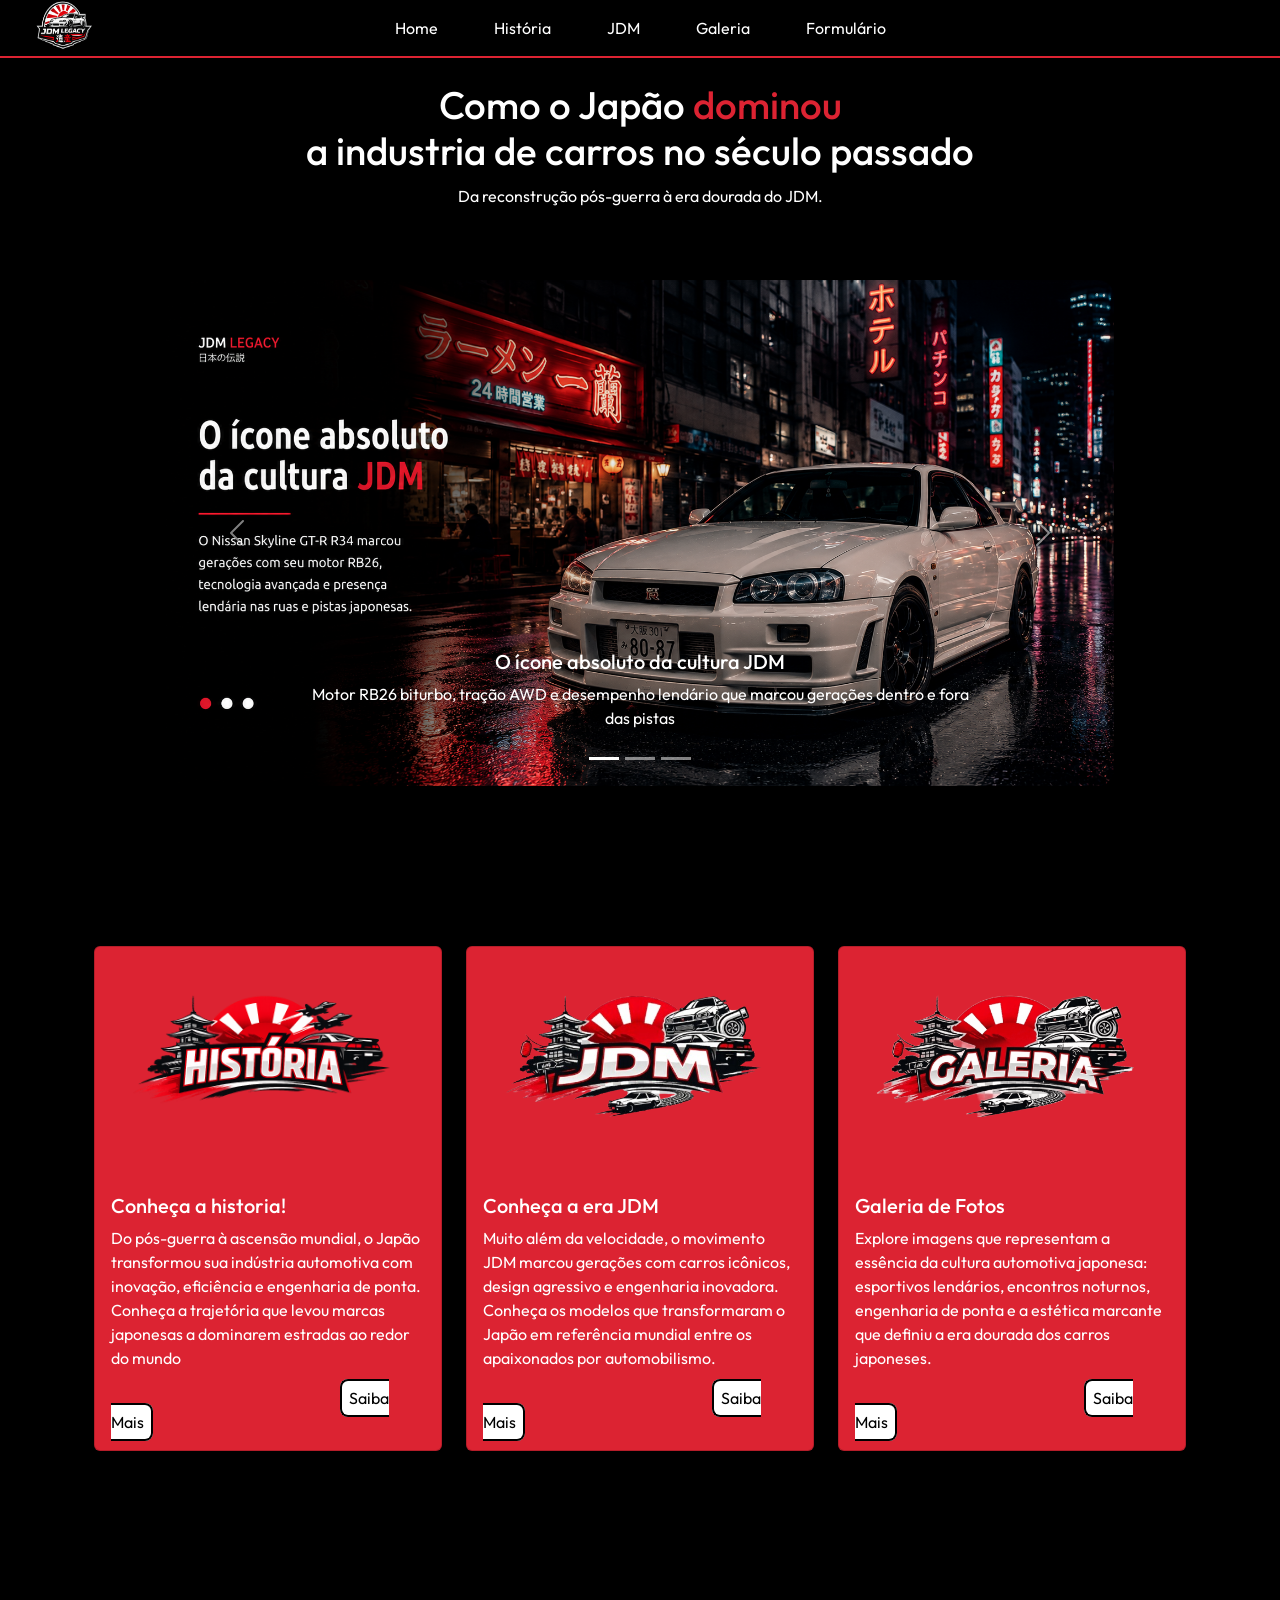
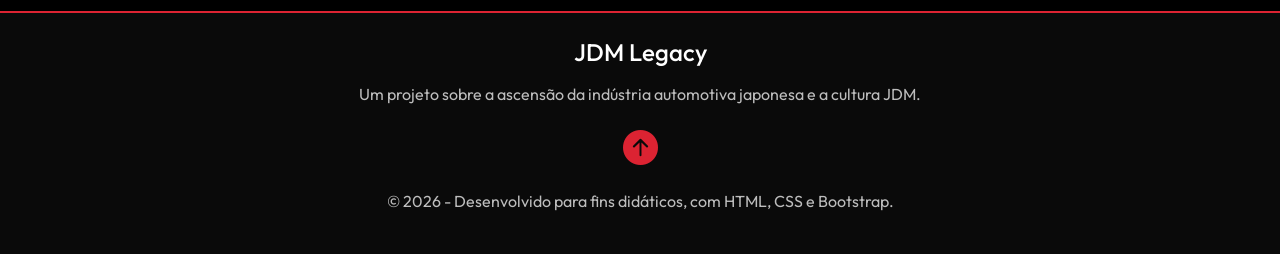
<file: index.html>
<!DOCTYPE html>
<html lang="pt-BR">

<head>
  <meta charset="UTF-8">
  <meta name="viewport" content="width=device-width, initial-scale=1.0">
  <title>A cultura japonesa</title>

  <link rel="preconnect" href="https://fonts.googleapis.com">
  <link rel="preconnect" href="https://fonts.gstatic.com" crossorigin>
  <link href="https://fonts.googleapis.com/css2?family=Inter:wght@400;600;700&display=swap" rel="stylesheet">
  <link href="https://cdn.jsdelivr.net/npm/bootstrap@5.3.3/dist/css/bootstrap.min.css" rel="stylesheet">
  <link rel="stylesheet" href="css/style.css">
  <link rel="stylesheet" href="https://cdn.jsdelivr.net/npm/bootstrap-icons@1.11.3/font/bootstrap-icons.min.css">
</head>

<body>
  <nav class="navbar navbar-expand-lg bg-menu">
    <div class="container-fluid">
      <a class="navbar-brand" href="#">
        <img src="img/logo.png" alt="unipam_logo" width="100px" height="80px">
      </a>

      <button class="navbar-toggler" type="button" data-bs-toggle="collapse" data-bs-target="#navbarSupportedContent"
        aria-controls="navbarSupportedContent" aria-expanded="false" aria-label="Toggle navigation">
        <span class="navbar-toggler-icon"></span>
      </button>

      <div class="collapse navbar-collapse justify-content-center" id="navbarNav">
        <ul class="navbar-nav">

          <li class="nav-item">
            <a class="nav-link active" aria-current="page" href="#">Home</a>
          </li>

          <li class="nav-item">
            <a class="nav-link" href="historia.html">História</a>
          </li>

          <li class="nav-item">
            <a class="nav-link" href="jdm.html">JDM</a>
          </li>

          <li class="nav-item">
            <a class="nav-link" href="galeria.html">Galeria</a>
          </li>

          <li class="nav-item">
            <a class="nav-link" href="formulario.html">Formulário</a>
          </li>

        </ul>
      </div>
    </div>
  </nav>

  <!--TITULO DA PAGINA-->
  <header class="topo">
    <div class="container py-4 title">
      <h1>Como o Japão <span>dominou</span><br> a industria de carros no século passado</h1>
      <p>Da reconstrução pós-guerra à era dourada do JDM.</p>
  </header>

  </div>
  <!--CARROSSEL-->
  <main class="container my-5">
    <section class="mb-5">
      <div id="carrosselPrincipal" class="carousel slide shadow-sm rounded-4 overflow-hidden" data-bs-ride="carousel">
        <div class="carousel-indicators">
          <button type="button" data-bs-target="#carrosselPrincipal" data-bs-slide-to="0" class="active"
            aria-current="true" aria-label="Slide 1"></button>
          <button type="button" data-bs-target="#carrosselPrincipal" data-bs-slide-to="1" aria-label="Slide 2"></button>
          <button type="button" data-bs-target="#carrosselPrincipal" data-bs-slide-to="2" aria-label="Slide 3"></button>
        </div>

        <div class="carousel-inner">
          <div class="carousel-item active">
            <img src="img/banner-2-skyline.png" class="d-block w-100 imagem-carrossel" alt="Imagem 1">
            <link rel="stylesheet" href="index.html">
            <div class="carousel-caption d-none d-md-block">
              <h5>O ícone absoluto da cultura JDM</h5>
              <p>Motor RB26 biturbo, tração AWD e desempenho lendário que marcou gerações dentro e fora das pistas</p>
            </div>
          </div>

          <div class="carousel-item">
            <img src="img/banerr-1-supra.png" class="d-block w-100 imagem-carrossel" alt="Imagem 2">
            <div class="carousel-caption d-none d-md-block">
              <h5>A lenda turbo dos anos 90</h5>
              <p>Equipado com o lendário motor 2JZ-GTE, o Toyota Supra MK4 se tornou um dos maiores símbolos da performance japonesa.</p>
            </div>
          </div>

          <div class="carousel-item">
            <img src="img/banner-3-nsx.png" class="d-block w-100 imagem-carrossel" alt="Imagem 2">
            <div class="carousel-caption d-none d-md-block">
              <h5>O superesportivo criado com Ayrton Senna</h5>
              <p>Leve, preciso e revolucionário, o Honda NSX redefiniu os esportivos japoneses nos anos 90.</p>
            </div>
          </div>
        </div>

        <button class="carousel-control-prev" type="button" data-bs-target="#carrosselPrincipal" data-bs-slide="prev">
          <span class="carousel-control-prev-icon" aria-hidden="true"></span>
          <span class="visually-hidden">Anterior</span>
        </button>

        <button class="carousel-control-next" type="button" data-bs-target="#carrosselPrincipal" data-bs-slide="next">
          <span class="carousel-control-next-icon" aria-hidden="true"></span>
          <span class="visually-hidden">Próximo</span>
        </button>
      </div>
    </section>


    <!--CARDS DE DIRECIONAMENTO-->
    <div class="container my-5 cards">
      <div class="row g-4">

        <div class="col-md-4">
          <div class="card h-100">
            <img class="card-img-top" src="img/historia.png" alt="Card image cap">
            <div class="card-body">
              <h5 class="card-title">Conheça a historia!</h5>
              <p class="card-text">Do pós-guerra à ascensão mundial, o Japão transformou sua indústria automotiva com
                inovação, eficiência e engenharia de ponta. Conheça a trajetória que levou marcas japonesas a dominarem
                estradas ao redor do mundo</p>
              <a class="oz" href="historia.html">
                Saiba Mais
              </a>
            </div>
          </div>
        </div>
        <div class="col-md-4">
          <div class="card h-100">
            <img class="card-img-top" src="img/JDM.png" alt="Card image cap">
            <div class="card-body">
              <h5 class="card-title">Conheça a era JDM</h5>
              <p class="card-text">Muito além da velocidade, o movimento JDM marcou gerações com carros icônicos, design
                agressivo e engenharia inovadora. Conheça os modelos que transformaram o Japão em referência mundial
                entre os apaixonados por automobilismo.</p>
              <a class="oz" href="jdm.html">
                Saiba Mais
              </a>
            </div>
          </div>
        </div>
        <div class="col-md-4">
          <div class="card h-100">
            <img class="card-img-top" src="img/GALERIA.png" alt="Card image cap">
            <div class="card-body">
              <h5 class="card-title">Galeria de Fotos</h5>
              <p class="card-text">Explore imagens que representam a essência da cultura automotiva japonesa: esportivos
                lendários, encontros noturnos, engenharia de ponta e a estética marcante que definiu a era dourada dos
                carros japoneses.</p>
              <a class="oz" href="galeria.html">
                Saiba Mais
              </a>
            </div>
          </div>
        </div>
      </div>
    </div>

    <!--FINAL DA PAGIANA-->
  </main>
  <footer class="rodape">
    <div class="container">
      <h4>JDM Legacy</h4>

      <p>Um projeto sobre a ascensão da indústria automotiva japonesa e a cultura JDM.</p>

      <a href="#">
        <i class="bi bi-arrow-up-circle-fill"></i>
      </a>

      <p class="copyright">© 2026 - Desenvolvido para fins didáticos, com HTML, CSS e Bootstrap.</p>
    </div>
  </footer>

  <script src="https://cdn.jsdelivr.net/npm/bootstrap@5.3.3/dist/js/bootstrap.bundle.min.js"></script>
</body>

</html>
</file>
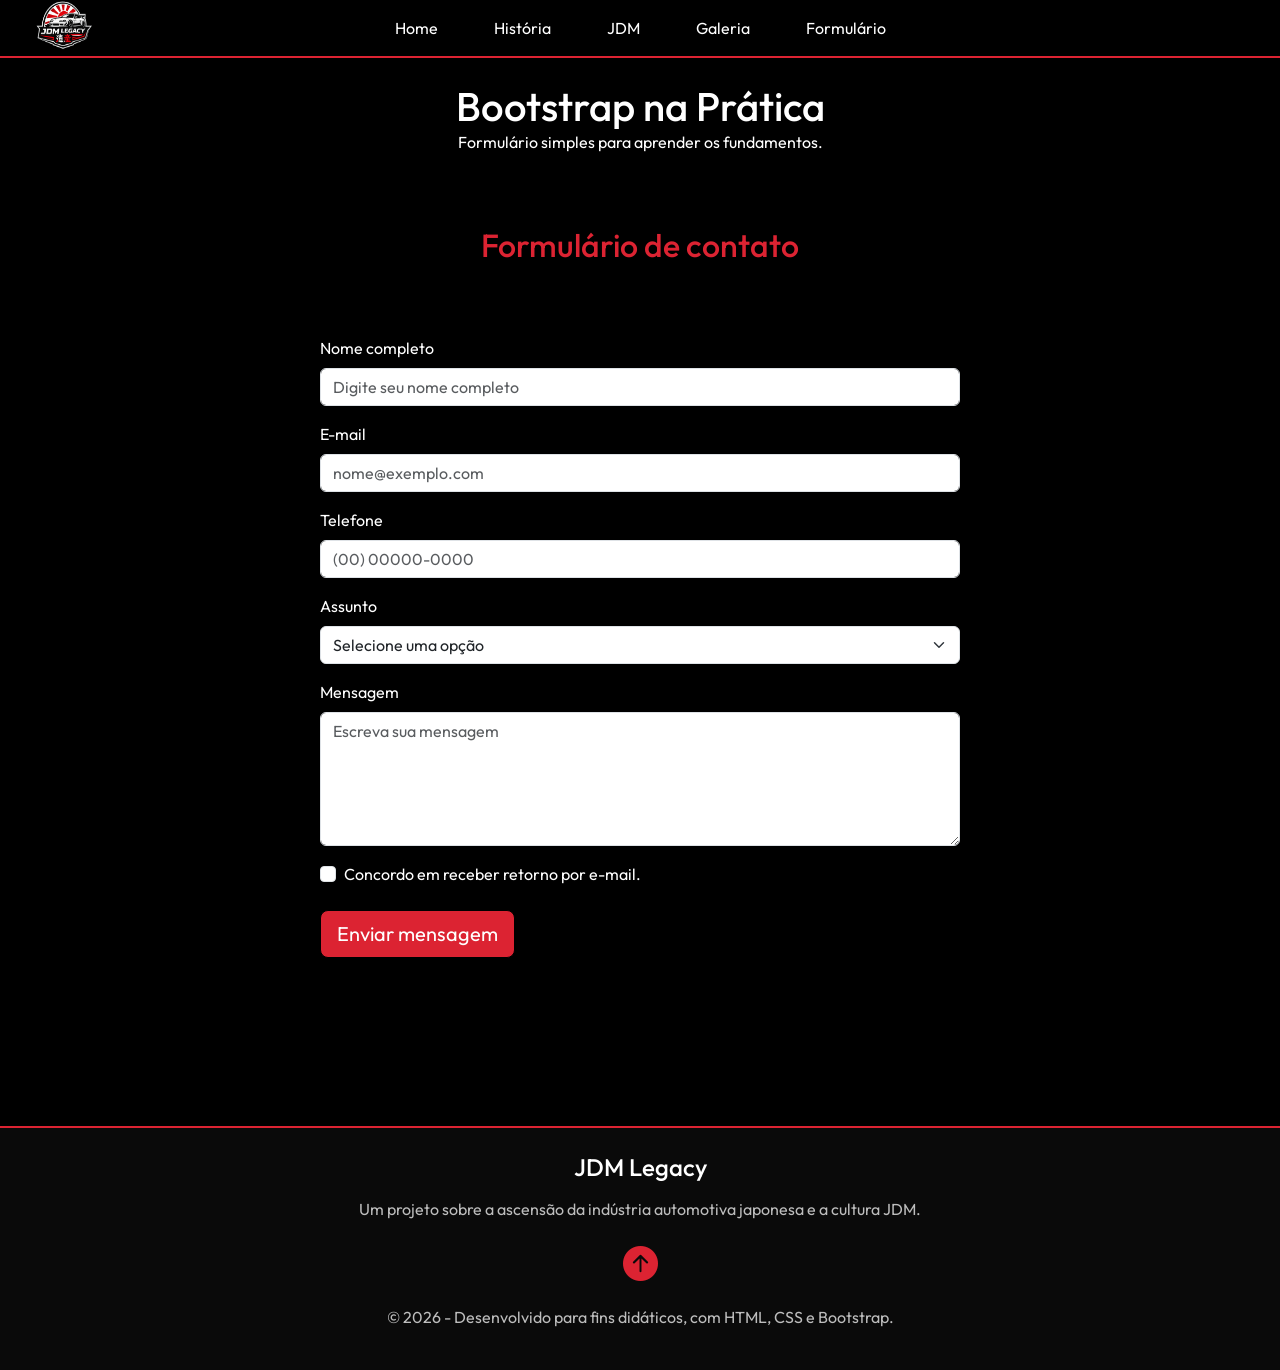
<file: formulario.html>
<!DOCTYPE html>
<html lang="pt-BR">

<head>
    <meta charset="UTF-8">
    <meta name="viewport" content="width=device-width, initial-scale=1.0">
    <title>Contato</title>

    <link rel="preconnect" href="https://fonts.googleapis.com">
    <link rel="preconnect" href="https://fonts.gstatic.com" crossorigin>
    <link href="https://fonts.googleapis.com/css2?family=Inter:wght@400;600;700&display=swap" rel="stylesheet">
    <link rel="stylesheet" href="https://cdn.jsdelivr.net/npm/bootstrap-icons@1.11.3/font/bootstrap-icons.min.css">
    <link href="https://cdn.jsdelivr.net/npm/bootstrap@5.3.3/dist/css/bootstrap.min.css" rel="stylesheet">

    <link rel="stylesheet" href="css/style.css">
</head>

<body>
    <nav class="navbar navbar-expand-lg bg-menu">
        <div class="container-fluid">
            <a class="navbar-brand" href="#">
                <img src="img/logo.png" alt="unipam_logo" width="100px" height="80px">
            </a>

            <button class="navbar-toggler" type="button" data-bs-toggle="collapse"
                data-bs-target="#navbarSupportedContent" aria-controls="navbarSupportedContent" aria-expanded="false"
                aria-label="Toggle navigation">
                <span class="navbar-toggler-icon"></span>
            </button>

            <div class="collapse navbar-collapse justify-content-center" id="navbarNav">
                <ul class="navbar-nav">

                    <li class="nav-item">
                        <a class="nav-link active" aria-current="page" href="index.html">Home</a>
                    </li>

                    <li class="nav-item">
                        <a class="nav-link" href="historia.html">História</a>
                    </li>

                    <li class="nav-item">
                        <a class="nav-link" href="jdm.html">JDM</a>
                    </li>

                    <li class="nav-item">
                        <a class="nav-link" href="galeria.html">Galeria</a>
                    </li>

                    <li class="nav-item">
                        <a class="nav-link" href="galeria.html">Formulário</a>
                    </li>

                </ul>
            </div>
        </div>
    </nav>

    <header class="topo-2">
        <div class="container py-4">
            <h1 class="m-0">Bootstrap na Prática</h1>
            <p class="m-0">Formulário simples para aprender os fundamentos.</p>
        </div>
    </header>

    <main class="container my-5">
        <section class="row justify-content-center">
            <div class="col-lg-8">
                <h2 class="titulo-secao-2 mb-4">Formulário de contato</h2>

                <form class="card-form p-4 p-md-5">
                    <div class="mb-3">
                        <label for="nome" class="form-label">Nome completo</label>
                        <input type="text" class="form-control" id="nome" placeholder="Digite seu nome completo">
                    </div>

                    <div class="mb-3">
                        <label for="email" class="form-label">E-mail</label>
                        <input type="email" class="form-control" id="email" placeholder="nome@exemplo.com">
                    </div>

                    <div class="mb-3">
                        <label for="telefone" class="form-label">Telefone</label>
                        <input type="tel" class="form-control" id="telefone" placeholder="(00) 00000-0000">
                    </div>

                    <div class="mb-3">
                        <label for="assunto" class="form-label">Assunto</label>
                        <select class="form-select" id="assunto">
                            <option selected>Selecione uma opção</option>
                            <option value="duvida">Dúvida</option>
                            <option value="suporte">Suporte</option>
                            <option value="orcamento">Dica</option>
                        </select>
                    </div>

                    <div class="mb-3">
                        <label for="mensagem" class="form-label">Mensagem</label>
                        <textarea class="form-control" id="mensagem" rows="5"
                            placeholder="Escreva sua mensagem"></textarea>
                    </div>

                    <div class="form-check mb-4">
                        <input class="form-check-input" type="checkbox" value="" id="confirmacao">
                        <label class="form-check-label" for="confirmacao">
                            Concordo em receber retorno por e-mail.
                        </label>
                    </div>

                    <button type="submit" class="btn btn-primary btn-lg">Enviar mensagem</button>
                </form>
            </div>
        </section>
    </main>

    <!--FINAL DA PAGIANA-->
    </main>
    <footer class="rodape">
        <div class="container">
            <h4>JDM Legacy</h4>

            <p>Um projeto sobre a ascensão da indústria automotiva japonesa e a cultura JDM.</p>

            <a href="#">
                <i class="bi bi-arrow-up-circle-fill"></i>
            </a>

            <p class="copyright">© 2026 - Desenvolvido para fins didáticos, com HTML, CSS e Bootstrap.</p>
        </div>
    </footer>

    <script src="https://cdn.jsdelivr.net/npm/bootstrap@5.3.3/dist/js/bootstrap.bundle.min.js"></script>
</body>

</html>
</file>
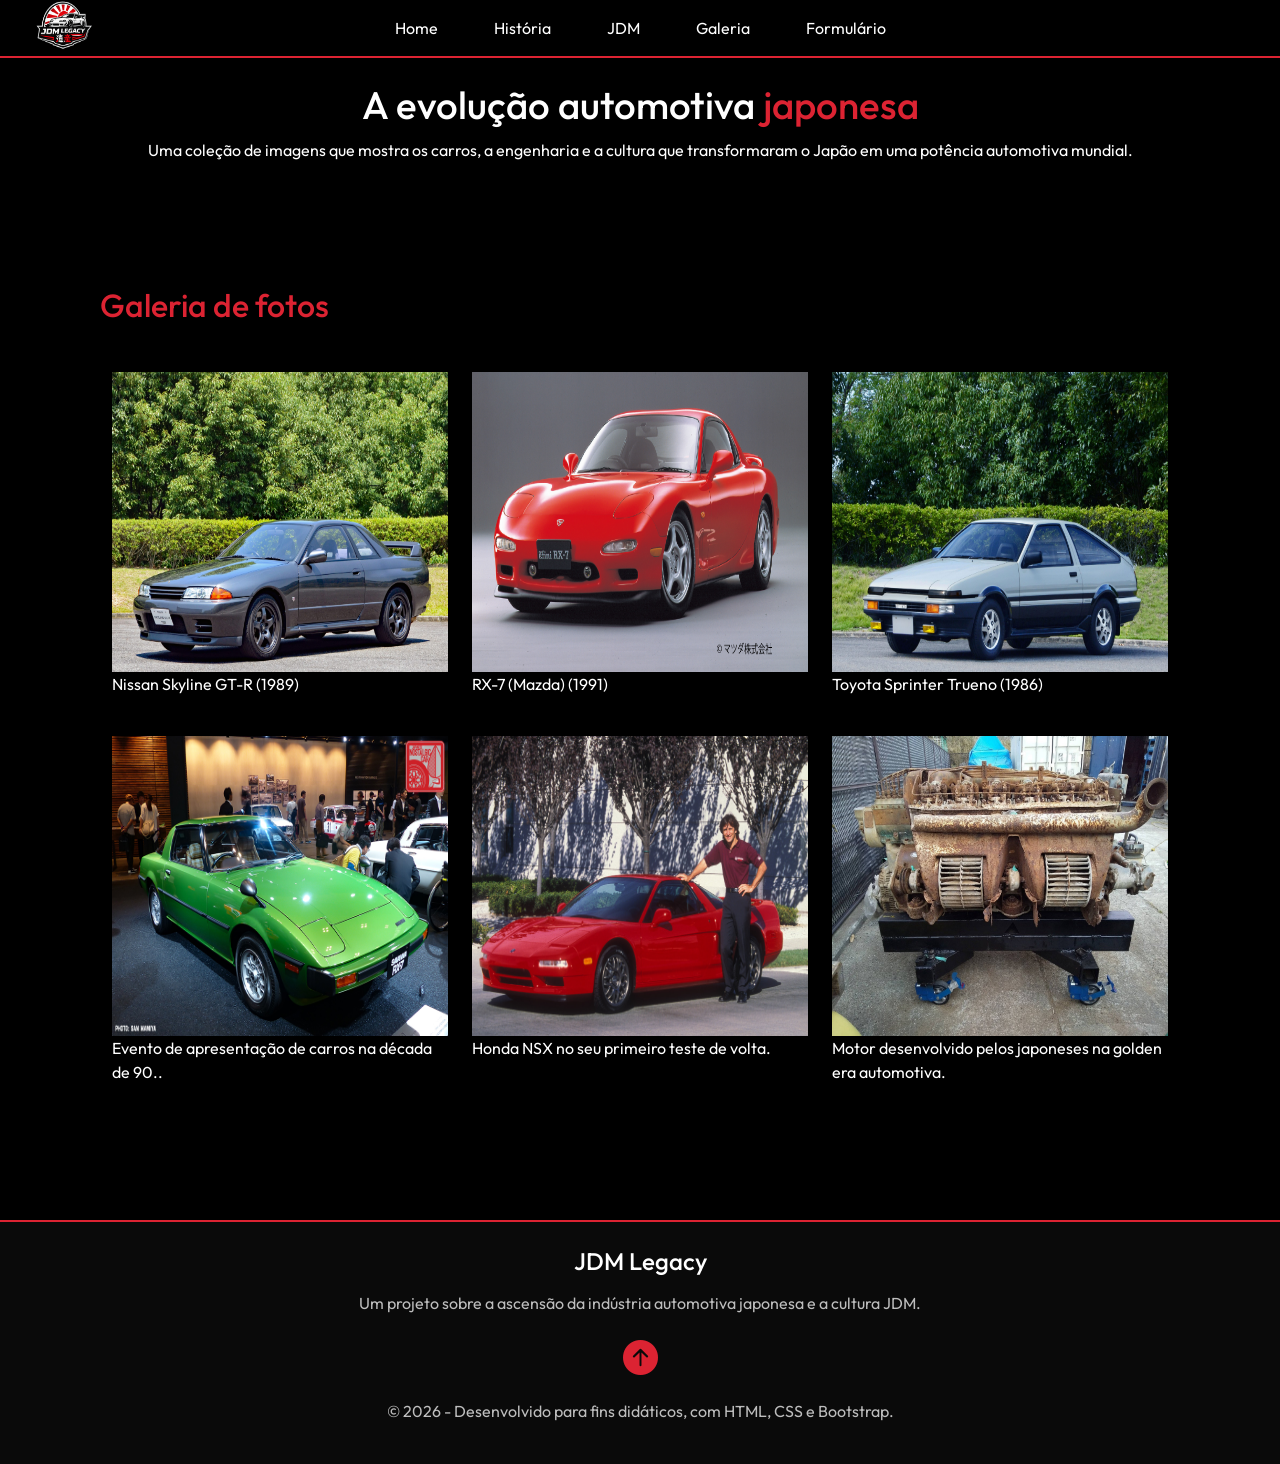
<file: galeria.html>
<!DOCTYPE html>
<html lang="pt-BR">

<head>
    <meta charset="UTF-8">
    <meta name="viewport" content="width=device-width, initial-scale=1.0">
    <title>A cultura japonesa</title>

    <link rel="preconnect" href="https://fonts.googleapis.com">
    <link rel="preconnect" href="https://fonts.gstatic.com" crossorigin>
    <link href="https://fonts.googleapis.com/css2?family=Inter:wght@400;600;700&display=swap" rel="stylesheet">
    <link rel="stylesheet" href="https://cdn.jsdelivr.net/npm/bootstrap-icons@1.11.3/font/bootstrap-icons.min.css">
    <link href="https://cdn.jsdelivr.net/npm/bootstrap@5.3.3/dist/css/bootstrap.min.css" rel="stylesheet">

    <link rel="stylesheet" href="css/style.css">
</head>

<body class="structure">
    <nav class="navbar navbar-expand-lg bg-menu">
        <div class="container-fluid">
            <a class="navbar-brand" href="#">
                <img src="img/logo.png" alt="unipam_logo" width="100px" height="80px">
            </a>

            <button class="navbar-toggler" type="button" data-bs-toggle="collapse"
                data-bs-target="#navbarSupportedContent" aria-controls="navbarSupportedContent" aria-expanded="false"
                aria-label="Toggle navigation">
                <span class="navbar-toggler-icon"></span>
            </button>

            <div class="collapse navbar-collapse justify-content-center" id="navbarNav">
                <ul class="navbar-nav">

                    <li class="nav-item">
                        <a class="nav-link active" aria-current="page" href="index.html">Home</a>
                    </li>

                    <li class="nav-item">
                        <a class="nav-link" href="historia.html">História</a>
                    </li>

                    <li class="nav-item">
                        <a class="nav-link" href="jdm.html">JDM</a>
                    </li>

                    <li class="nav-item">
                        <a class="nav-link" href="galeria.html">Galeria</a>
                    </li>

                    <li class="nav-item">
                        <a class="nav-link" href="formulario.html">Formulário</a>
                    </li>

                </ul>
            </div>
        </div>
    </nav>

    <header class="topo">
        <div class="container py-4 title">
            <h1>A evolução automotiva <span class="destaque">japonesa</span></h1>
            <p>Uma coleção de imagens que mostra os carros, a engenharia e a cultura que transformaram
                o Japão em uma potência automotiva mundial.</p>
        </div>
    </header>

    <section>
        <h2 class="titulo-secao mb-4">Galeria de fotos</h2>

        <div class="row g-4 galeria">
            <div class="col-sm-6 col-lg-4">
                <figure class="card-galeria">
                    <img src="img/galeria/GT-R.jpg" alt="Foto 1" class="img-fluid">
                    <figcaption>Nissan Skyline GT-R (1989)</figcaption>
                </figure>
            </div>

            <div class="col-sm-6 col-lg-4">
                <figure class="card-galeria">
                    <img src="img/galeria/mazda.jpg" alt="Foto 2" class="img-fluid">
                    <figcaption>RX-7 (Mazda) (1991)</figcaption>
                </figure>
            </div>

            <div class="col-sm-6 col-lg-4">
                <figure class="card-galeria">
                    <img src="img/galeria/sprinter.jpg" alt="Foto 3" class="img-fluid">
                    <figcaption>Toyota Sprinter Trueno (1986)</figcaption>
                </figure>
            </div>

            <div class="col-sm-6 col-lg-4">
                <figure class="card-galeria">
                    <img src="img/galeria/038-P2870389_Mazda-Savanna-RX7-SA22C.jpg" alt="Foto 4" class="img-fluid">
                    <figcaption>Evento de apresentação de carros na década de 90..</figcaption>
                </figure>
            </div>

            <div class="col-sm-6 col-lg-4">
                <figure class="card-galeria">
                    <img src="img/galeria/AcuraNSXZanardi.jpg" alt="Foto 5" class="img-fluid">
                    <figcaption>Honda NSX no seu primeiro teste de volta.</figcaption>
                </figure>
            </div>

            <div class="col-sm-6 col-lg-4">
                <figure class="card-galeria">
                    <img src="img/galeria/MitsubishiSA12200VD-V12-tank-engine.jpg" alt="Foto 6" class="img-fluid">
                    <figcaption>Motor desenvolvido pelos japoneses na golden era automotiva.</figcaption>
                </figure>
            </div>
        </div>
    </section>

    <!--FINAL DA PAGIANA-->
    <footer class="rodape">
        <div class="container">
            <h4>JDM Legacy</h4>

            <p>Um projeto sobre a ascensão da indústria automotiva japonesa e a cultura JDM.</p>

            <a href="#">
                <i class="bi bi-arrow-up-circle-fill"></i>
            </a>

            <p class="copyright">© 2026 - Desenvolvido para fins didáticos, com HTML, CSS e Bootstrap.</p>
        </div>
    </footer>

    <script src="https://cdn.jsdelivr.net/npm/bootstrap@5.3.3/dist/js/bootstrap.bundle.min.js"></script>
</body>

</html>
</file>
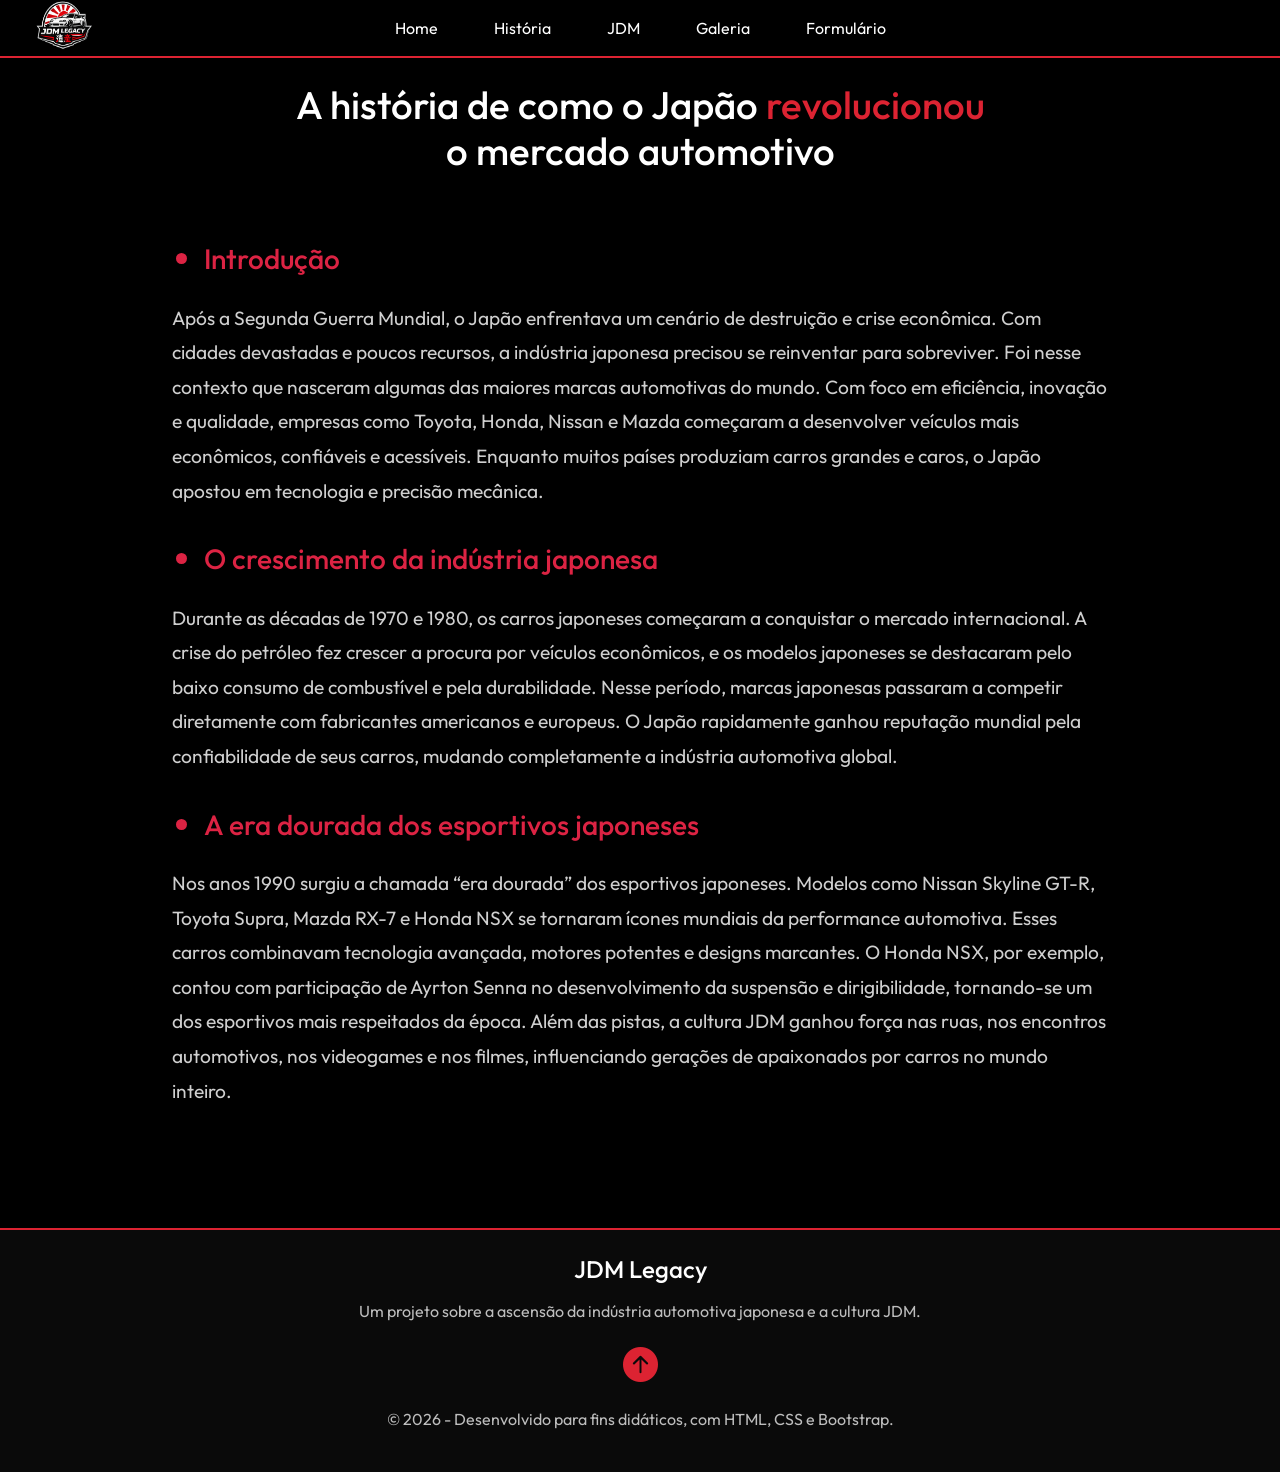
<file: historia.html>
<!DOCTYPE html>
<html lang="pt-BR">

<head>
    <meta charset="UTF-8">
    <meta name="viewport" content="width=device-width, initial-scale=1.0">
    <title>A cultura japonesa</title>

    <link rel="preconnect" href="https://fonts.googleapis.com">
    <link rel="preconnect" href="https://fonts.gstatic.com" crossorigin>
    <link href="https://fonts.googleapis.com/css2?family=Inter:wght@400;600;700&display=swap" rel="stylesheet">

    <link href="https://cdn.jsdelivr.net/npm/bootstrap@5.3.3/dist/css/bootstrap.min.css" rel="stylesheet">
    <link rel="stylesheet" href="https://cdn.jsdelivr.net/npm/bootstrap-icons@1.11.3/font/bootstrap-icons.min.css">

    <link rel="stylesheet" href="css/style.css">
</head>

<body class="structure">
    <nav class="navbar navbar-expand-lg bg-menu">
        <div class="container-fluid">
            <a class="navbar-brand" href="#">
                <img src="img/logo.png" alt="unipam_logo" width="100px" height="80px">
            </a>

            <button class="navbar-toggler" type="button" data-bs-toggle="collapse"
                data-bs-target="#navbarSupportedContent" aria-controls="navbarSupportedContent" aria-expanded="false"
                aria-label="Toggle navigation">
                <span class="navbar-toggler-icon"></span>
            </button>

            <div class="collapse navbar-collapse justify-content-center" id="navbarNav">
                <ul class="navbar-nav">

                    <li class="nav-item">
                        <a class="nav-link active" aria-current="page" href="index.html">Home</a>
                    </li>

                    <li class="nav-item">
                        <a class="nav-link" href="historia.html">História</a>
                    </li>

                    <li class="nav-item">
                        <a class="nav-link" href="jdm.html">JDM</a>
                    </li>

                    <li class="nav-item">
                        <a class="nav-link" href="galeria.html">Galeria</a>
                    </li>

                    <li class="nav-item">
                        <a class="nav-link" href="formulario.html">Formulário</a>
                    </li>

                </ul>
            </div>
        </div>
    </nav>

    <header class="topo">
        <div class="container py-4 title">
            <h1>A história de como o Japão <span class="destaque">revolucionou</span> <br>o mercado automotivo</h1>
            <p></p>
        </div>
    </header>

    <main>
        <div class="container historia-container">

            <div class="header-text">
                <ul>
                    <li>
                        <h3>Introdução</h3>
                    </li>
                </ul>

                <div class="body-text">
                    <span>
                        Após a Segunda Guerra Mundial, o Japão enfrentava um cenário de destruição e crise econômica.
                        Com cidades devastadas e poucos recursos, a indústria japonesa precisou se reinventar para
                        sobreviver. Foi nesse contexto que nasceram algumas das maiores marcas automotivas do mundo. Com
                        foco em eficiência, inovação e qualidade, empresas como Toyota, Honda, Nissan e Mazda começaram
                        a desenvolver veículos mais econômicos, confiáveis e acessíveis. Enquanto muitos países
                        produziam carros grandes e caros, o Japão apostou em tecnologia e precisão mecânica.
                    </span>
                </div>
            </div>

            <div class="header-text">
                <ul>
                    <li>
                        <h3>O crescimento da indústria japonesa</h3>
                    </li>
                </ul>

                <div class="body-text">
                    <span>
                        Durante as décadas de 1970 e 1980, os carros japoneses começaram a conquistar o mercado
                        internacional. A crise do petróleo fez crescer a procura por veículos econômicos, e os modelos
                        japoneses se destacaram pelo baixo consumo de combustível e pela durabilidade. Nesse período,
                        marcas japonesas passaram a competir diretamente com fabricantes americanos e europeus. O Japão
                        rapidamente ganhou reputação mundial pela confiabilidade de seus carros, mudando completamente a
                        indústria automotiva global.
                    </span>
                </div>
            </div>

            <div class="header-text">
                <ul>
                    <li>
                        <h3>A era dourada dos esportivos japoneses</h3>
                    </li>
                </ul>

                <div class="body-text">
                    <span>
                        Nos anos 1990 surgiu a chamada “era dourada” dos esportivos japoneses. Modelos como Nissan
                        Skyline GT-R, Toyota Supra, Mazda RX-7 e Honda NSX se tornaram ícones mundiais da performance
                        automotiva. Esses carros combinavam tecnologia avançada, motores potentes e designs marcantes. O
                        Honda NSX, por exemplo, contou com participação de Ayrton Senna no desenvolvimento da suspensão
                        e dirigibilidade, tornando-se um dos esportivos mais respeitados da época. Além das pistas, a
                        cultura JDM ganhou força nas ruas, nos encontros automotivos, nos videogames e nos filmes,
                        influenciando gerações de apaixonados por carros no mundo inteiro.
                    </span>
                </div>
            </div>

        </div>
    </main>


    <!--FINAL DA PAGIANA-->
    <footer class="rodape">
        <div class="container">
            <h4>JDM Legacy</h4>

            <p>Um projeto sobre a ascensão da indústria automotiva japonesa e a cultura JDM.</p>

            <a href="#">
                <i class="bi bi-arrow-up-circle-fill"></i>
            </a>

            <p class="copyright">© 2026 - Desenvolvido para fins didáticos, com HTML, CSS e Bootstrap.</p>
        </div>
    </footer>

    <script src="https://cdn.jsdelivr.net/npm/bootstrap@5.3.3/dist/js/bootstrap.bundle.min.js"></script>
</body>

</html>
</file>
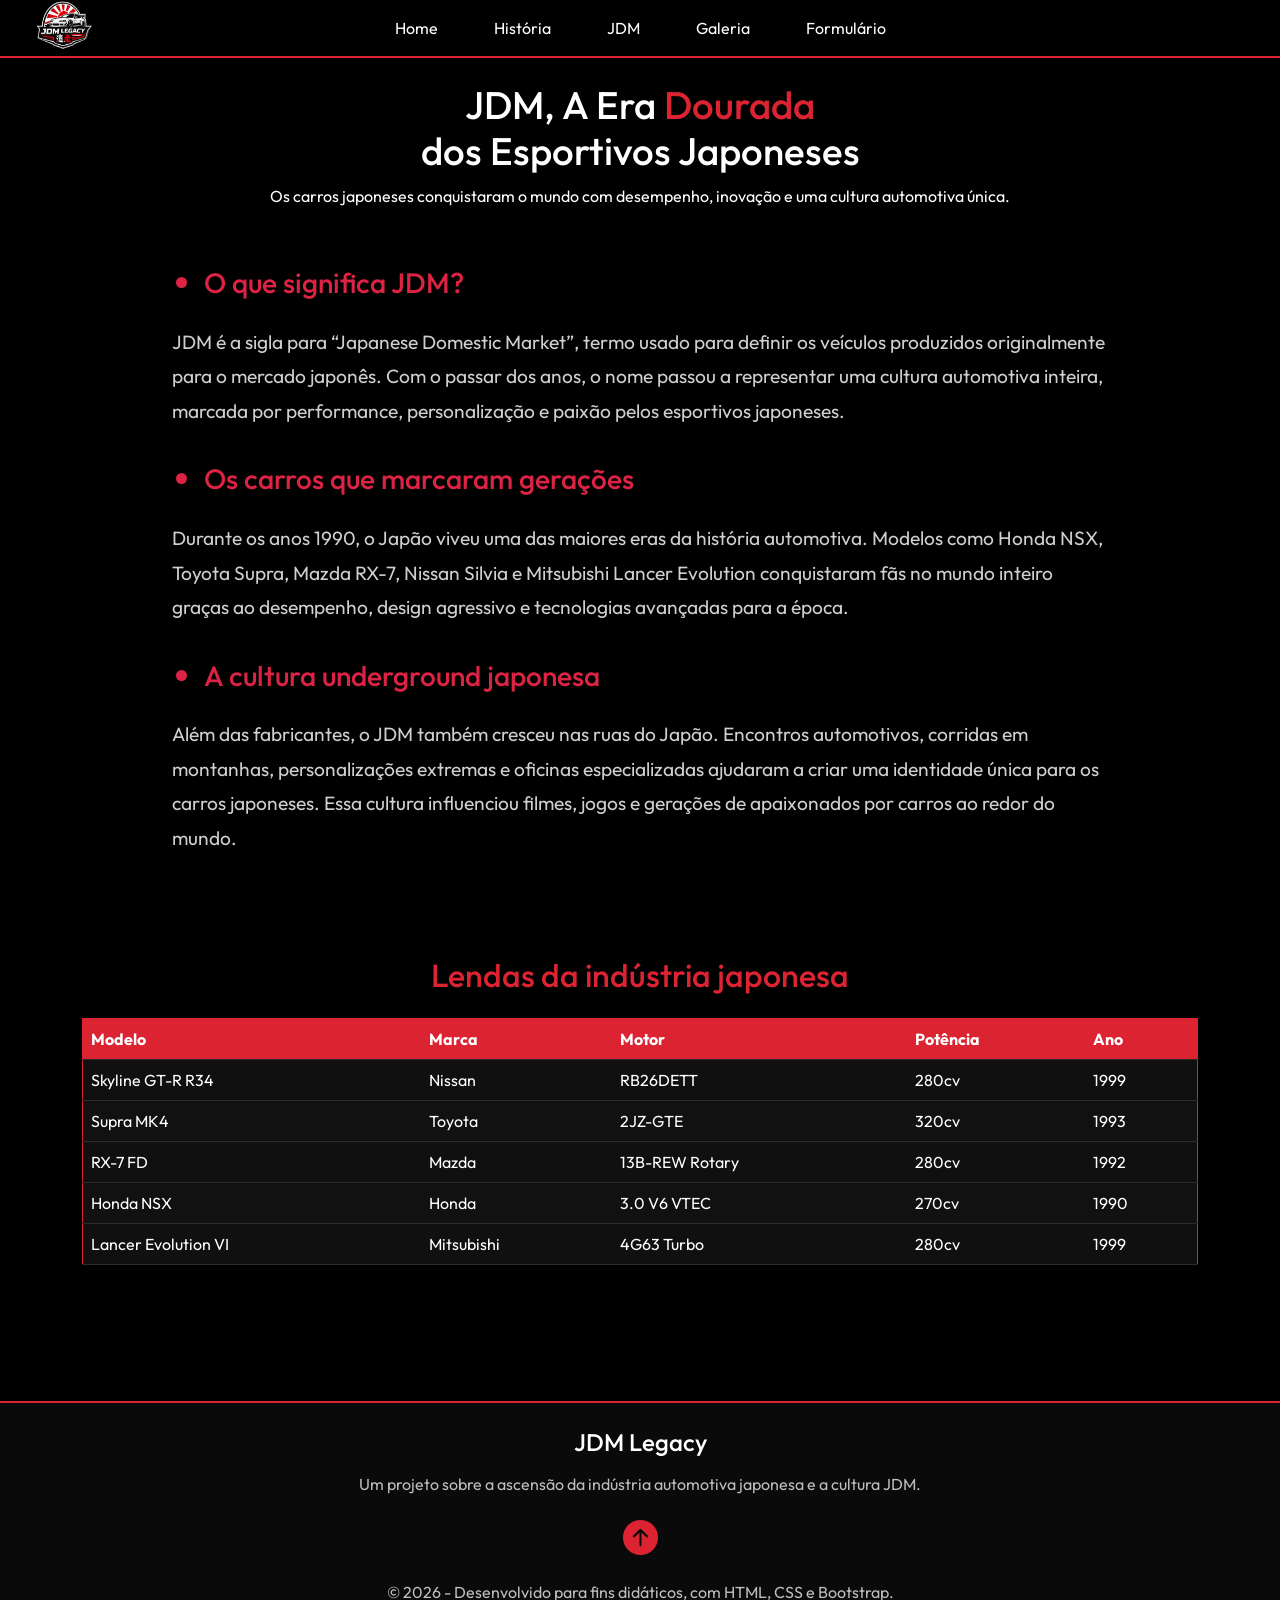
<file: jdm.html>
<!DOCTYPE html>
<html lang="pt-BR">

<head>
    <meta charset="UTF-8">
    <meta name="viewport" content="width=device-width, initial-scale=1.0">
    <title>A cultura japonesa</title>

    <link rel="preconnect" href="https://fonts.googleapis.com">
    <link rel="preconnect" href="https://fonts.gstatic.com" crossorigin>
    <link href="https://fonts.googleapis.com/css2?family=Inter:wght@400;600;700&display=swap" rel="stylesheet">
    <link rel="stylesheet" href="https://cdn.jsdelivr.net/npm/bootstrap-icons@1.11.3/font/bootstrap-icons.min.css">
    <link href="https://cdn.jsdelivr.net/npm/bootstrap@5.3.3/dist/css/bootstrap.min.css" rel="stylesheet">

    <link rel="stylesheet" href="css/style.css">
</head>

<body class="structure">
    <nav class="navbar navbar-expand-lg bg-menu">
        <div class="container-fluid">
            <a class="navbar-brand" href="#">
                <img src="img/logo.png" alt="unipam_logo" width="100px" height="80px">
            </a>

            <button class="navbar-toggler" type="button" data-bs-toggle="collapse"
                data-bs-target="#navbarSupportedContent" aria-controls="navbarSupportedContent" aria-expanded="false"
                aria-label="Toggle navigation">
                <span class="navbar-toggler-icon"></span>
            </button>

            <div class="collapse navbar-collapse justify-content-center" id="navbarNav">
                <ul class="navbar-nav">

                    <li class="nav-item">
                        <a class="nav-link active" aria-current="page" href="index.html">Home</a>
                    </li>

                    <li class="nav-item">
                        <a class="nav-link" href="historia.html">História</a>
                    </li>

                    <li class="nav-item">
                        <a class="nav-link" href="jdm.html">JDM</a>
                    </li>

                    <li class="nav-item">
                        <a class="nav-link" href="galeria.html">Galeria</a>
                    </li>

                    <li class="nav-item">
                        <a class="nav-link" href="formulario.html">Formulário</a>
                    </li>

                </ul>
            </div>
        </div>
    </nav>

    <header class="topo">
        <div class="container py-4 title">
            <h1>JDM, A Era <span class="destaque">Dourada</span> <br> dos Esportivos Japoneses</h1>
            <p>Os carros japoneses conquistaram o mundo com desempenho, inovação e uma cultura automotiva única.</p>
        </div>
    </header>





    <main>
        <div class="container historia-container">
            <div class="header-text">
                <ul>
                    <li>
                        <h3>O que significa JDM?</h3>
                    </li>
                </ul>

                <div class="body-text">
                    <span>
                        JDM é a sigla para “Japanese Domestic Market”, termo usado para definir os veículos produzidos
                        originalmente para o mercado japonês. Com o passar dos anos, o nome passou a representar uma
                        cultura
                        automotiva inteira, marcada por performance, personalização e paixão pelos esportivos japoneses.
                    </span>
                </div>
            </div>

            <div class="header-text">
                <ul>
                    <li>
                        <h3>Os carros que marcaram gerações</h3>
                    </li>
                </ul>

                <div class="body-text">
                    <span>
                        Durante os anos 1990, o Japão viveu uma das maiores eras da história automotiva. Modelos como
                        Honda
                        NSX, Toyota Supra, Mazda RX-7, Nissan Silvia e Mitsubishi Lancer Evolution conquistaram fãs no
                        mundo
                        inteiro graças ao desempenho, design agressivo e tecnologias avançadas para a época.
                    </span>
                </div>
            </div>

            <div class="header-text">
                <ul>
                    <li>
                        <h3>A cultura underground japonesa</h3>
                    </li>
                </ul>

                <div class="body-text">
                    <span>
                        Além das fabricantes, o JDM também cresceu nas ruas do Japão. Encontros automotivos, corridas em
                        montanhas, personalizações extremas e oficinas especializadas ajudaram a criar uma identidade
                        única
                        para os carros japoneses. Essa cultura influenciou filmes, jogos e gerações de apaixonados por
                        carros
                        ao redor do mundo.
                    </span>
                </div>
            </div>

        </div>
    </main>
    <main class="container my-5">
    <section>
        <h2 class="titulo-secao-5 mb-4">Lendas da indústria japonesa</h2>

        <div class="table-responsive">
            <table class="table table-striped table-hover align-middle tabela-personalizada">
                <thead>
                    <tr>
                        <th scope="col">Modelo</th>
                        <th scope="col">Marca</th>
                        <th scope="col">Motor</th>
                        <th scope="col">Potência</th>
                        <th scope="col">Ano</th>
                    </tr>
                </thead>

                <tbody>
                    <tr>
                        <td>Skyline GT-R R34</td>
                        <td>Nissan</td>
                        <td>RB26DETT</td>
                        <td>280cv</td>
                        <td>1999</td>
                    </tr>

                    <tr>
                        <td>Supra MK4</td>
                        <td>Toyota</td>
                        <td>2JZ-GTE</td>
                        <td>320cv</td>
                        <td>1993</td>
                    </tr>

                    <tr>
                        <td>RX-7 FD</td>
                        <td>Mazda</td>
                        <td>13B-REW Rotary</td>
                        <td>280cv</td>
                        <td>1992</td>
                    </tr>

                    <tr>
                        <td>Honda NSX</td>
                        <td>Honda</td>
                        <td>3.0 V6 VTEC</td>
                        <td>270cv</td>
                        <td>1990</td>
                    </tr>

                    <tr>
                        <td>Lancer Evolution VI</td>
                        <td>Mitsubishi</td>
                        <td>4G63 Turbo</td>
                        <td>280cv</td>
                        <td>1999</td>
                    </tr>
                </tbody>
            </table>
        </div>
    </section>
</main>



    <!--FINAL DA PAGIANA-->
    </main>
    <footer class="rodape">
        <div class="container">
            <h4>JDM Legacy</h4>

            <p>Um projeto sobre a ascensão da indústria automotiva japonesa e a cultura JDM.</p>

            <a href="#">
                <i class="bi bi-arrow-up-circle-fill"></i>
            </a>

            <p class="copyright">© 2026 - Desenvolvido para fins didáticos, com HTML, CSS e Bootstrap.</p>
        </div>
    </footer>

    <script src="https://cdn.jsdelivr.net/npm/bootstrap@5.3.3/dist/js/bootstrap.bundle.min.js"></script>
</body>

</html>
</file>
<file: css/style.css>
body {
  background-color: black;
  color: white;
}

/***************NAVBAR************/

@font-face {
  font-family: "Outifit";
  src: url("/assets/fonts/Outfit-VariableFont_wght.ttf");
}

* {
  font-family: "Outifit";
}


/***************NAVBAR************/
.navbar {
  position: relative;
  border-bottom: 2px solid #dc2332;
}

.navbar-nav li a {
  color: white !important;
  border-bottom: 2px transparent;
  transition: 0.2s;
}

.navbar-nav li a:hover {
  border-bottom: 2px solid #fff;
}

.navbar-nav li {
  padding: 0 20px !important;
}

.navbar-brand {
  position: absolute;
}

/************titulo da pagina**************/
.title h1 {
  text-align: center;
  font-size: 2.4rem;
}

.title p {
  margin: 10px 0px 0px 0px;
  text-align: center;
}

.title span {
  color: #dc2332;
}

.my-5 {
  align-items: center;
}

.carousel {
  margin: auto;
  width: 85%;
  align-items: center;
  margin-bottom: 10px;
}

/**************CARDS DE DIRECIONAMENTO**********/


.oz {
  background-color: #ffffff;
  color: #000000;
  border: 2px solid #000;
  border-radius: 8px;
  padding: 7px;
  text-decoration: none;
  margin-left: 73%;
}

.card {
  background-color: #dc2332;
  color: white;
}

.cards {
  margin: 160px 40px 160px 0 !important;
}

.card-galeria img {
  width: auto;
  height: 300px;
}

/****************GALERIA***********/
.galeria {
  padding: 0 100px 0 100px;
  margin: 0px;
}

.titulo-secao {
  text-align: left;
  color: #dc2332;
  padding: 100px 100px 0 100px;
}

/**********Rodapé***********/
.rodape {
  background-color: #0a0a0a;
  border-top: 2px solid #dc2332;
  padding: 25px 0;
  margin-top: 120px;
  text-align: center;
}

.rodape p {
  color: #bdbdbd;
  margin-top: 15px;
  font-size: 1rem;
}

.rodape i {
  font-size: 2.2rem;
  color: #dc2332;
  transition: 0.5s;
}

.rodape i:hover {
  color: white;
}



/****************texto das paginas**********/

.header-text {
  margin-top: 25px;
  color: #dc2343;
  font-size: 32px;
}

.header-text h3 {
  margin-bottom: 25px;
}

.body-text {
  line-height: 1.8;
  color: #cfcfcf;
  font-size: 1.2rem;
}

.historia-container {
  width: 75%;
  margin: auto;
}

.titulo-secao-2 {
  text-align: center;
  color: #dc2332;
}

.topo-2 {
  text-align: center;
}

.btn-lg {
  background-color: #dc2332;
  border-color: #000;
}

.btn-lg:hover {
  background-color: #000000;
  border-color: #dc2332;
}

.tabela-personalizada {
  color: white !important;
  border: 1px solid #dc2332;
}

.tabela-personalizada thead {
  background-color: #dc2332 !important;
  color: white !important;
}

.tabela-personalizada thead th {
  background-color: #dc2332 !important;
  color: white !important;
  border-color: #2b2b2b !important;
}

.tabela-personalizada tbody tr {
  background-color: #111111 !important;
  color: white !important;
}

.tabela-personalizada tbody td {
  background-color: #111111 !important;
  color: white !important;
  border-color: #2b2b2b !important;
}


.titulo-secao-5{
  text-align: center;
  color: #dc2332;
  margin: 100px;
}
</file>
